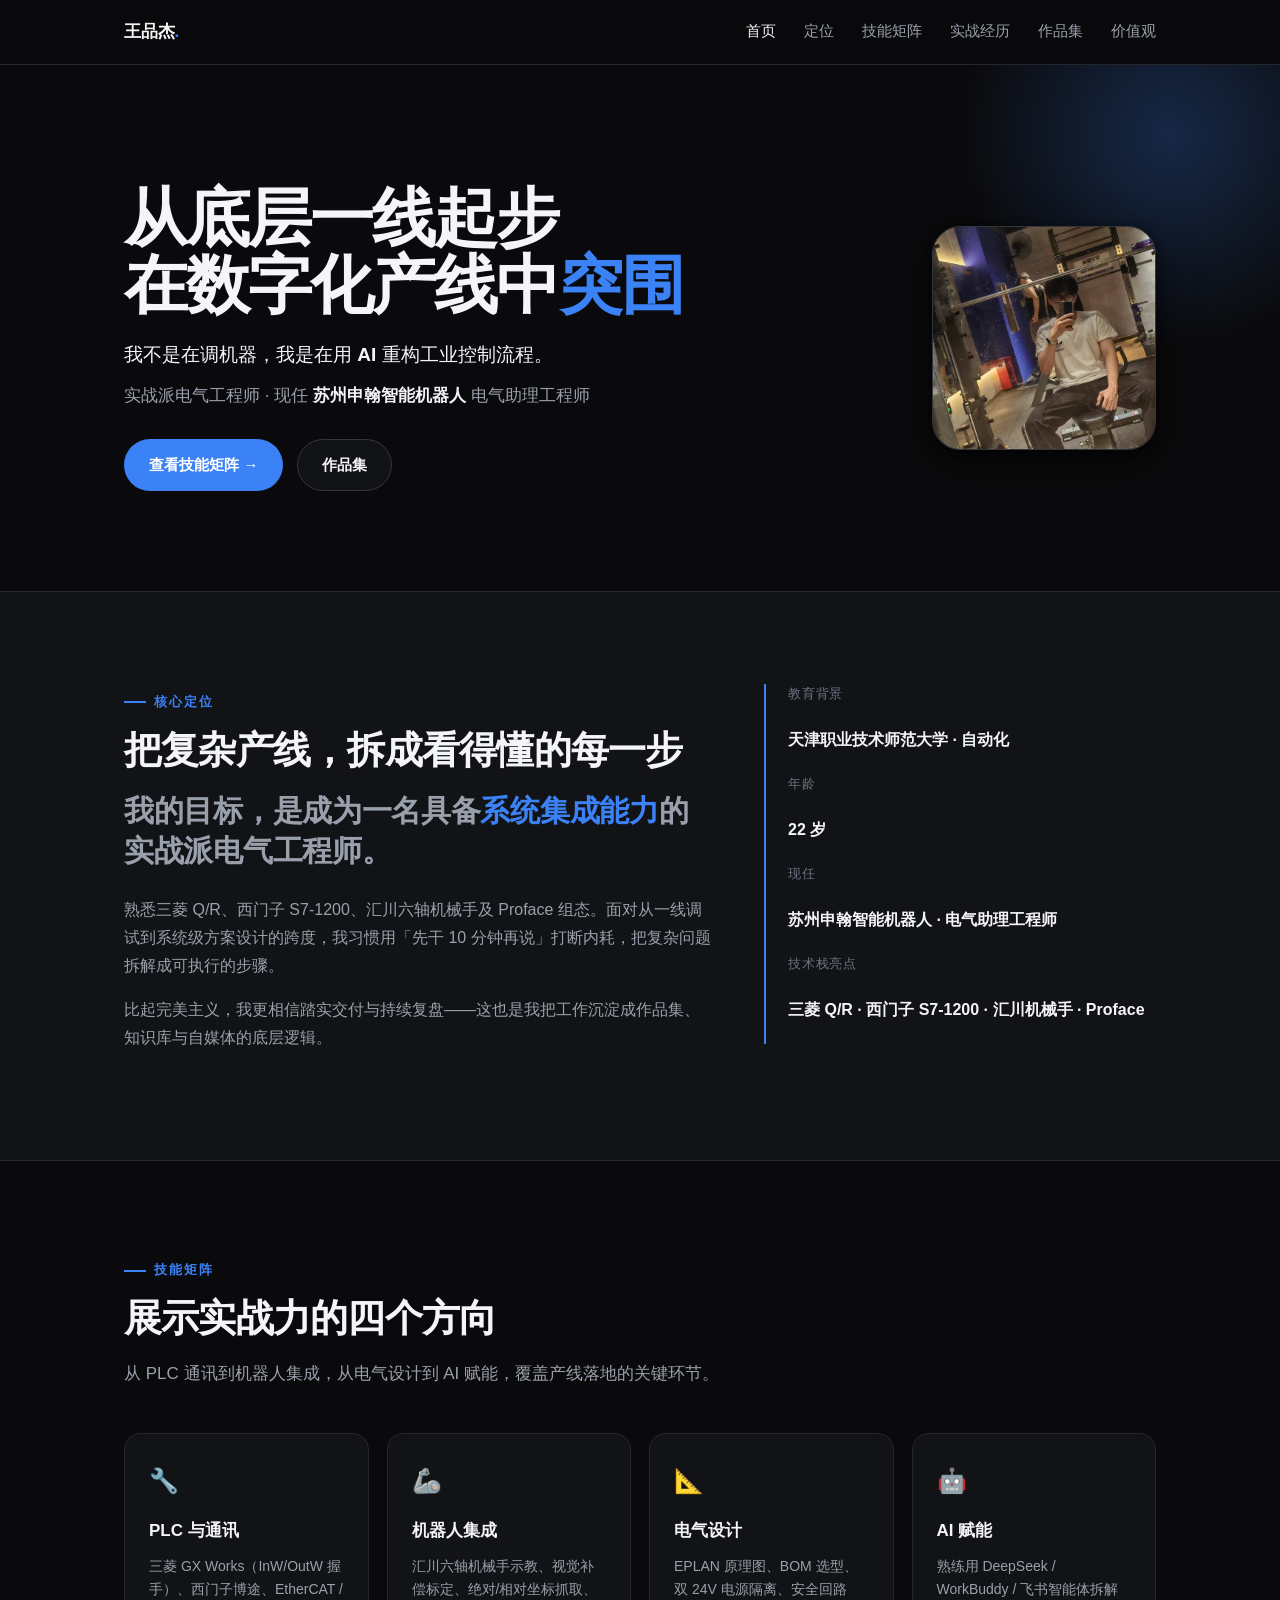
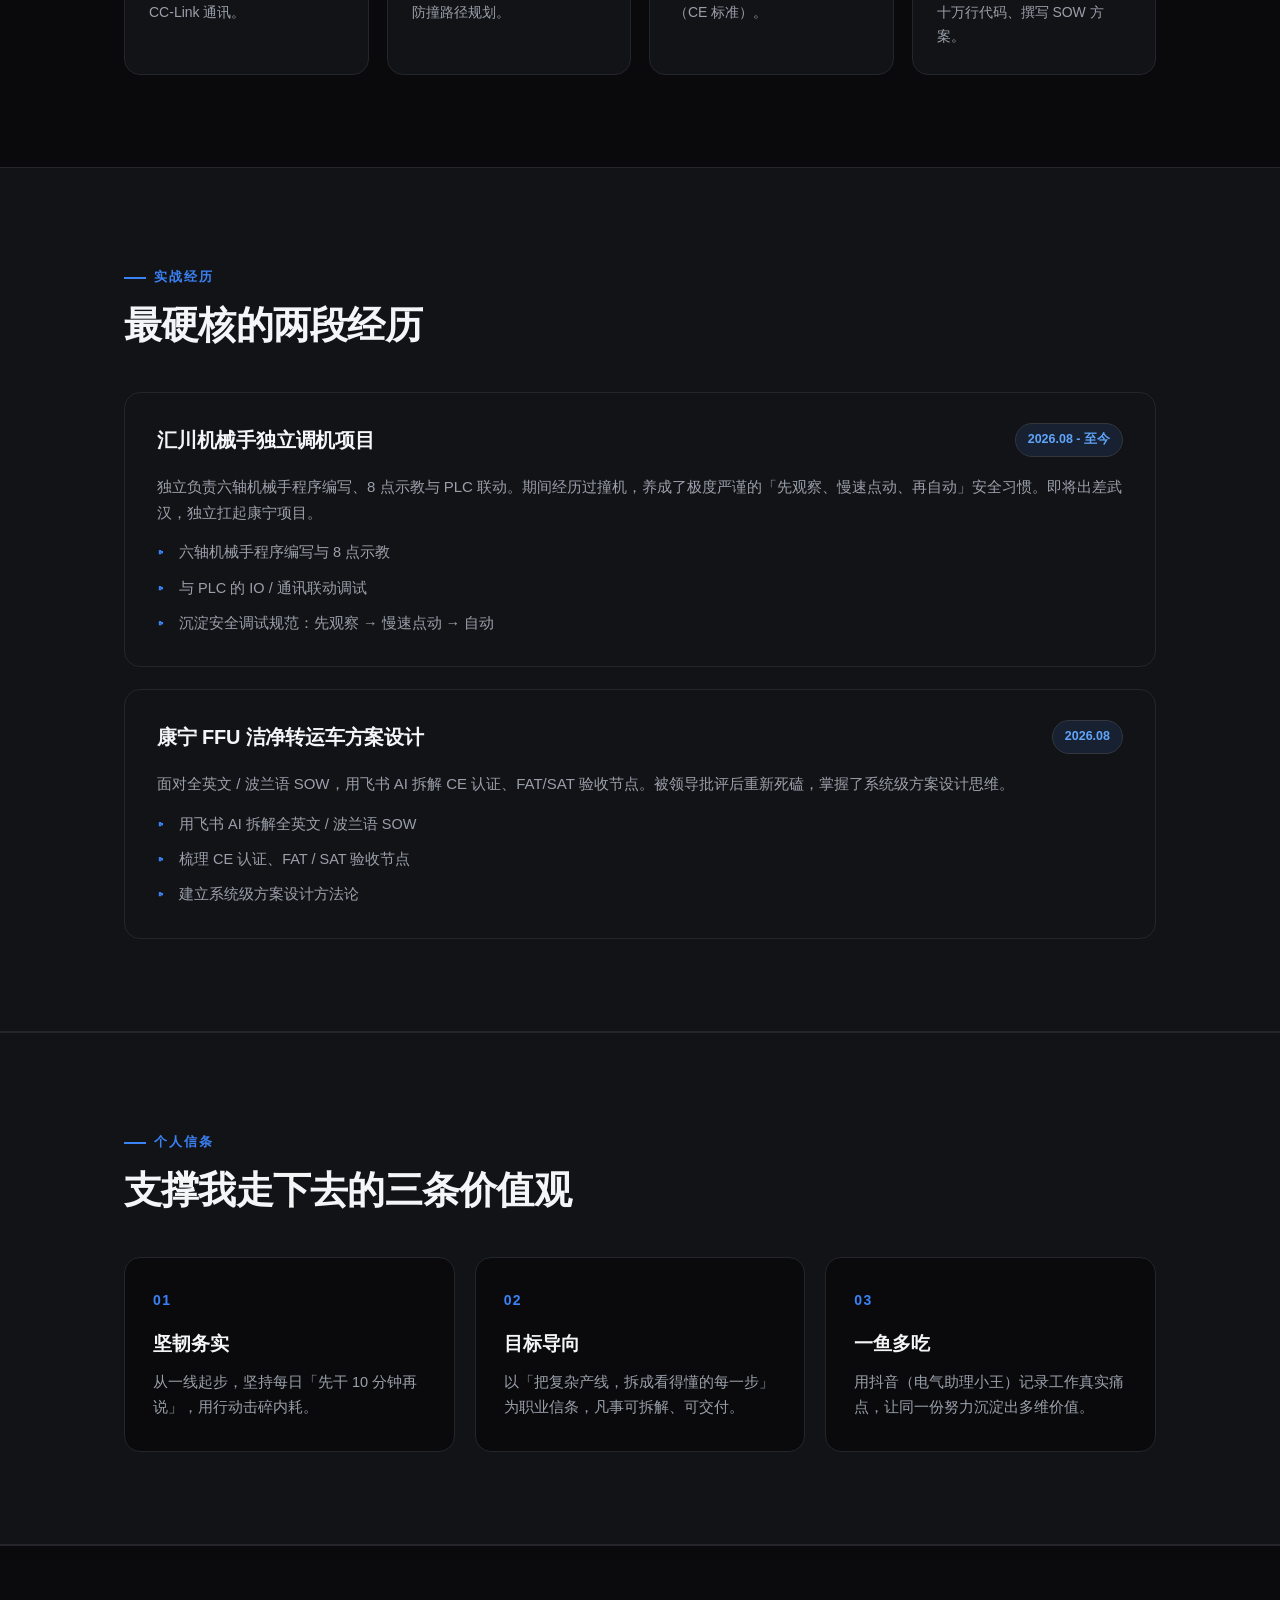
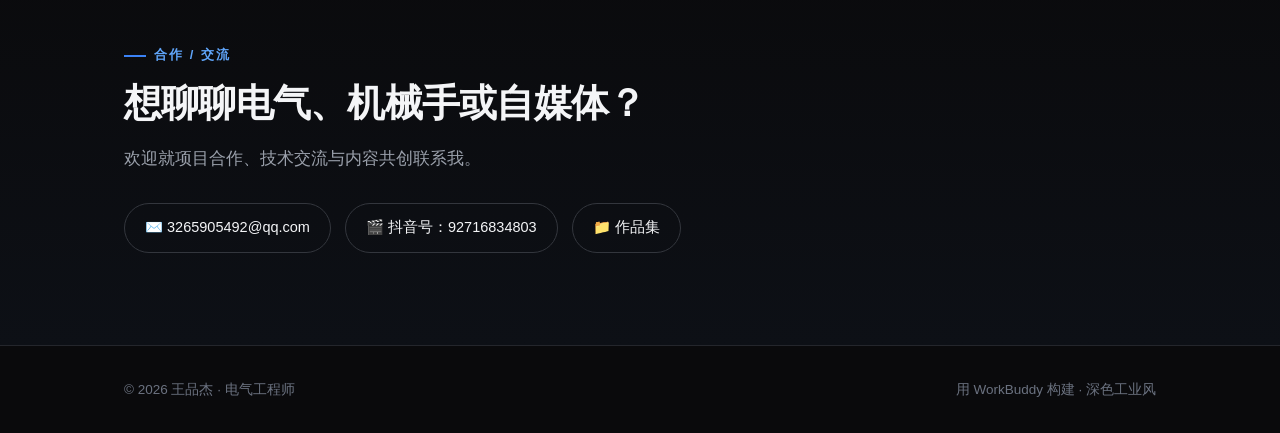
<file: index.html>
<!DOCTYPE html>
<html lang="zh-CN">
  <head>
    <meta charset="UTF-8" />
    <meta name="viewport" content="width=device-width, initial-scale=1.0" />
    <title>王品杰 · 电气工程师</title>
    <meta name="description" content="王品杰的个人网站：从底层一线起步，在数字化产线中突围的实战派电气工程师。PLC、汇川机械手、电气设计与 AI 赋能。" />
    <link rel="stylesheet" href="assets/css/style.css" />
  </head>
  <body>
    <!-- 导航 -->
    <header class="nav">
      <div class="wrap nav-inner">
        <a href="index.html" class="brand">王品杰<span>.</span></a>
        <nav class="nav-links">
          <a href="index.html" class="active">首页</a>
          <a href="#about">定位</a>
          <a href="#skills">技能矩阵</a>
          <a href="#exp">实战经历</a>
          <a href="portfolio.html">作品集</a>
          <a href="#values">价值观</a>
        </nav>
        <button class="nav-toggle" aria-label="菜单"><span></span><span></span><span></span></button>
      </div>
    </header>

    <!-- Hero -->
    <section class="hero">
      <div class="wrap hero-grid">
        <div class="hero-text reveal">
          <h1>从底层一线起步<br />在数字化产线中<span class="accent">突围</span></h1>
          <p class="tagline">我不是在调机器，我是在用 AI 重构工业控制流程。</p>
          <p class="role">
            实战派电气工程师 · 现任 <b>苏州申翰智能机器人</b> 电气助理工程师
          </p>
          <div class="hero-cta">
            <a href="#skills" class="btn btn-primary">查看技能矩阵 →</a>
            <a href="portfolio.html" class="btn btn-ghost">作品集</a>
          </div>
        </div>
        <img class="avatar reveal" src="assets/avatar.jpg" alt="王品杰" />
      </div>
    </section>

    <!-- 核心定位 / 教育背景 -->
    <section id="about" class="about">
      <div class="wrap about-grid">
        <div class="reveal">
          <div class="eyebrow">核心定位</div>
          <h2 class="section-title">把复杂产线，拆成看得懂的每一步</h2>
          <p class="big">
            我的目标，是成为一名具备<span class="accent">系统集成能力</span>的实战派电气工程师。
          </p>
          <p>
            熟悉三菱 Q/R、西门子 S7-1200、汇川六轴机械手及 Proface 组态。面对从一线调试到系统级方案设计的跨度，我习惯用「先干 10 分钟再说」打断内耗，把复杂问题拆解成可执行的步骤。
          </p>
          <p>
            比起完美主义，我更相信踏实交付与持续复盘——这也是我把工作沉淀成作品集、知识库与自媒体的底层逻辑。
          </p>
        </div>
        <div class="facts reveal">
          <div>
            <div class="k">教育背景</div>
            <div class="v">天津职业技术师范大学 · 自动化</div>
          </div>
          <div>
            <div class="k">年龄</div>
            <div class="v">22 岁</div>
          </div>
          <div>
            <div class="k">现任</div>
            <div class="v">苏州申翰智能机器人 · 电气助理工程师</div>
          </div>
          <div>
            <div class="k">技术栈亮点</div>
            <div class="v">三菱 Q/R · 西门子 S7-1200 · 汇川机械手 · Proface</div>
          </div>
        </div>
      </div>
    </section>

    <!-- 技能矩阵 -->
    <section id="skills">
      <div class="wrap">
        <div class="block-head reveal">
          <div class="eyebrow">技能矩阵</div>
          <h2 class="section-title">展示实战力的四个方向</h2>
          <p class="lead">从 PLC 通讯到机器人集成，从电气设计到 AI 赋能，覆盖产线落地的关键环节。</p>
        </div>
        <div class="skill-grid">
          <div class="skill-card reveal">
            <span class="ico">🔧</span>
            <h4>PLC 与通讯</h4>
            <p>三菱 GX Works（InW/OutW 握手）、西门子博途、EtherCAT / CC-Link 通讯。</p>
          </div>
          <div class="skill-card reveal">
            <span class="ico">🦾</span>
            <h4>机器人集成</h4>
            <p>汇川六轴机械手示教、视觉补偿标定、绝对/相对坐标抓取、防撞路径规划。</p>
          </div>
          <div class="skill-card reveal">
            <span class="ico">📐</span>
            <h4>电气设计</h4>
            <p>EPLAN 原理图、BOM 选型、双 24V 电源隔离、安全回路（CE 标准）。</p>
          </div>
          <div class="skill-card reveal">
            <span class="ico">🤖</span>
            <h4>AI 赋能</h4>
            <p>熟练用 DeepSeek / WorkBuddy / 飞书智能体拆解十万行代码、撰写 SOW 方案。</p>
          </div>
        </div>
      </div>
    </section>

    <!-- 实战经历 -->
    <section id="exp" class="about">
      <div class="wrap">
        <div class="block-head reveal">
          <div class="eyebrow">实战经历</div>
          <h2 class="section-title">最硬核的两段经历</h2>
        </div>
        <div class="exp-grid">
          <article class="exp-card reveal">
            <div class="exp-top">
              <h3>汇川机械手独立调机项目</h3>
              <span class="exp-date">2026.08 - 至今</span>
            </div>
            <p>
              独立负责六轴机械手程序编写、8 点示教与 PLC 联动。期间经历过撞机，养成了极度严谨的「先观察、慢速点动、再自动」安全习惯。即将出差武汉，独立扛起康宁项目。
            </p>
            <ul class="exp-list">
              <li>六轴机械手程序编写与 8 点示教</li>
              <li>与 PLC 的 IO / 通讯联动调试</li>
              <li>沉淀安全调试规范：先观察 → 慢速点动 → 自动</li>
            </ul>
          </article>

          <article class="exp-card reveal">
            <div class="exp-top">
              <h3>康宁 FFU 洁净转运车方案设计</h3>
              <span class="exp-date">2026.08</span>
            </div>
            <p>
              面对全英文 / 波兰语 SOW，用飞书 AI 拆解 CE 认证、FAT/SAT 验收节点。被领导批评后重新死磕，掌握了系统级方案设计思维。
            </p>
            <ul class="exp-list">
              <li>用飞书 AI 拆解全英文 / 波兰语 SOW</li>
              <li>梳理 CE 认证、FAT / SAT 验收节点</li>
              <li>建立系统级方案设计方法论</li>
            </ul>
          </article>
        </div>
      </div>
    </section>

    <!-- 个人价值观 -->
    <section id="values" class="values">
      <div class="wrap">
        <div class="block-head reveal">
          <div class="eyebrow">个人信条</div>
          <h2 class="section-title">支撑我走下去的三条价值观</h2>
        </div>
        <div class="value-grid">
          <div class="value-card reveal">
            <div class="num">01</div>
            <h4>坚韧务实</h4>
            <p>从一线起步，坚持每日「先干 10 分钟再说」，用行动击碎内耗。</p>
          </div>
          <div class="value-card reveal">
            <div class="num">02</div>
            <h4>目标导向</h4>
            <p>以「把复杂产线，拆成看得懂的每一步」为职业信条，凡事可拆解、可交付。</p>
          </div>
          <div class="value-card reveal">
            <div class="num">03</div>
            <h4>一鱼多吃</h4>
            <p>用抖音（电气助理小王）记录工作真实痛点，让同一份努力沉淀出多维价值。</p>
          </div>
        </div>
      </div>
    </section>

    <!-- 联系 -->
    <section id="contact" class="contact">
      <div class="wrap reveal">
        <div class="eyebrow">合作 / 交流</div>
        <h2 class="section-title">想聊聊电气、机械手或自媒体？</h2>
        <p class="lead">欢迎就项目合作、技术交流与内容共创联系我。</p>
        <div class="contact-links">
          <a href="mailto:3265905492@qq.com">✉️ 3265905492@qq.com</a>
          <a href="https://www.douyin.com" target="_blank" rel="noopener">🎬 抖音号：92716834803</a>
          <a href="portfolio.html">📁 作品集</a>
        </div>
      </div>
    </section>

    <!-- 页脚 -->
    <footer>
      <div class="wrap footer-inner">
        <span>© 2026 王品杰 · 电气工程师</span>
        <span>用 WorkBuddy 构建 · 深色工业风</span>
      </div>
    </footer>

    <script src="assets/js/main.js"></script>
  </body>
</html>
</file>
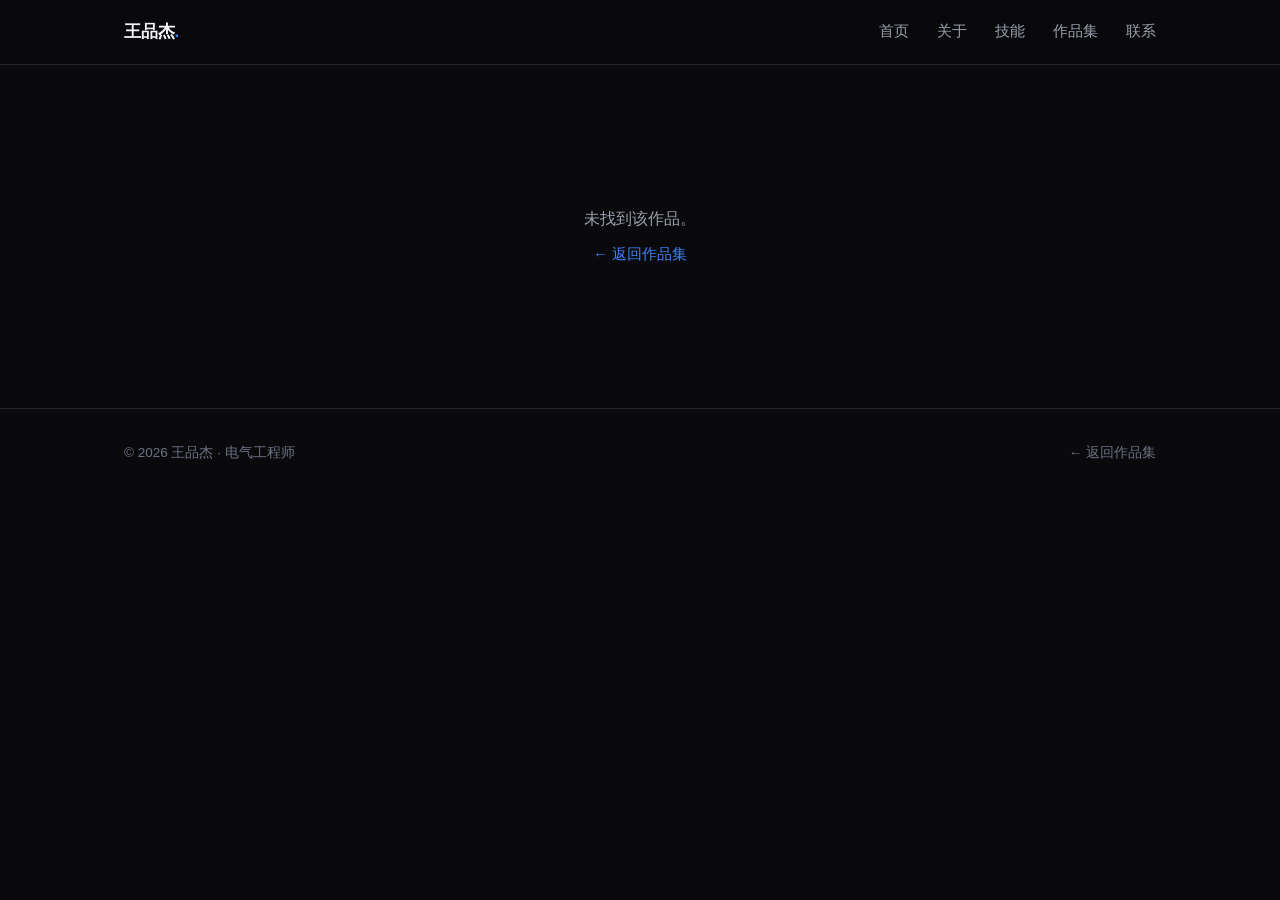
<file: detail.html>
<!DOCTYPE html>
<html lang="zh-CN">
  <head>
    <meta charset="UTF-8" />
    <meta name="viewport" content="width=device-width, initial-scale=1.0" />
    <title>作品详情 · 王品杰</title>
    <link rel="stylesheet" href="assets/css/style.css" />
    <style>
      .detail-hero {
        padding: 110px 0 56px;
      }
      .detail-hero .work-tag {
        margin-bottom: 12px;
      }
      .detail-hero h1 {
        font-size: clamp(30px, 5vw, 46px);
        font-weight: 700;
        letter-spacing: -0.02em;
        line-height: 1.1;
        margin-bottom: 18px;
      }
      .detail-meta {
        display: flex;
        gap: 36px;
        flex-wrap: wrap;
        margin-top: 22px;
        border-top: 1px solid var(--line);
        padding-top: 22px;
      }
      .detail-meta div .k {
        font-size: 12.5px;
        color: var(--faint);
        letter-spacing: 0.04em;
      }
      .detail-meta div .v {
        font-size: 15.5px;
        font-weight: 550;
      }
      .detail-body {
        display: grid;
        grid-template-columns: 1.5fr 1fr;
        gap: 48px;
        align-items: start;
      }
      .detail-body h3 {
        font-size: 20px;
        margin: 30px 0 14px;
        letter-spacing: -0.01em;
      }
      .detail-body p {
        color: var(--muted);
        margin-bottom: 16px;
        font-size: 16px;
      }
      .duties {
        list-style: none;
      }
      .duties li {
        padding: 12px 0 12px 26px;
        position: relative;
        border-bottom: 1px solid var(--line);
        color: var(--ink);
        font-size: 15px;
      }
      .duties li::before {
        content: "→";
        position: absolute;
        left: 0;
        color: var(--accent);
        font-weight: 700;
      }
      .tech-row {
        display: flex;
        flex-wrap: wrap;
        gap: 8px;
        margin-top: 8px;
      }
      .tech-row span {
        border: 1px solid var(--line);
        background: var(--bg);
        padding: 6px 13px;
        border-radius: 999px;
        font-size: 13.5px;
        color: var(--muted);
      }
      .gallery {
        display: grid;
        grid-template-columns: repeat(3, 1fr);
        gap: 12px;
        margin-top: 16px;
      }
      .gallery div {
        height: 96px;
        border-radius: 10px;
        background: linear-gradient(135deg, #1a2233, #0f1622);
        display: flex;
        align-items: center;
        justify-content: center;
        font-weight: 700;
        color: #44567a;
        font-size: 15px;
      }
      .back {
        margin-top: 8px;
        display: inline-block;
        color: var(--accent);
        font-weight: 550;
        font-size: 15px;
      }
      .notfound {
        padding: 140px 0;
        text-align: center;
        color: var(--muted);
      }
      @media (max-width: 760px) {
        .detail-body {
          grid-template-columns: 1fr;
          gap: 32px;
        }
      }
    </style>
  </head>
  <body>
    <header class="nav">
      <div class="wrap nav-inner">
        <a href="index.html" class="brand">王品杰<span>.</span></a>
        <nav class="nav-links">
          <a href="index.html">首页</a>
          <a href="index.html#about">关于</a>
          <a href="index.html#skills">技能</a>
          <a href="portfolio.html">作品集</a>
          <a href="index.html#contact">联系</a>
        </nav>
        <button class="nav-toggle" aria-label="菜单"><span></span><span></span><span></span></button>
      </div>
    </header>

    <main id="app">
      <div class="notfound">未找到该作品。</div>
    </main>

    <footer>
      <div class="wrap footer-inner">
        <span>© 2026 王品杰 · 电气工程师</span>
        <span><a href="portfolio.html">← 返回作品集</a></span>
      </div>
    </footer>

    <script src="assets/js/works-data.js"></script>
    <script src="assets/js/main.js"></script>
    <script>
      (function () {
        var slug = new URLSearchParams(location.search).get("p");
        var w = window.WORKS && window.WORKS[slug];
        var app = document.getElementById("app");
        if (!w) {
          app.innerHTML =
            '<div class="notfound">未找到该作品。<br><a class="back" href="portfolio.html">← 返回作品集</a></div>';
          document.title = "未找到 · 王品杰";
          return;
        }
        document.title = w.title + " · 王品杰";
        var duties = w.duties
          .map(function (d) {
            return "<li>" + d + "</li>";
          })
          .join("");
        var tech = w.tech
          .map(function (t) {
            return "<span>" + t + "</span>";
          })
          .join("");
        var gallery = (w.gallery || [])
          .map(function (g) {
            return "<div>" + g + "</div>";
          })
          .join("");
        var overview = w.overview
          .map(function (p) {
            return "<p>" + p + "</p>";
          })
          .join("");

        app.innerHTML =
          '<section class="detail-hero"><div class="wrap reveal">' +
          '<a class="back" href="portfolio.html">← 作品集</a>' +
          '<div class="work-tag">' + w.tag + "</div>" +
          "<h1>" + w.title + "</h1>" +
          '<p class="lead">' + w.summary + "</p>" +
          '<div class="detail-meta">' +
          '<div><div class="k">年份</div><div class="v">' + w.year + "</div></div>" +
          '<div><div class="k">客户 / 平台</div><div class="v">' + w.client + "</div></div>" +
          '<div><div class="k">我的角色</div><div class="v">' + w.role + "</div></div>" +
          "</div></div></section>" +
          '<section style="padding-top:8px"><div class="wrap detail-body">' +
          '<div class="reveal"><div class="eyebrow">项目概述</div>' + overview +
          "<h3>主要职责</h3><ul class=\"duties\">" + duties + "</ul>" +
          "<h3>相关产出</h3><div class=\"gallery\">" + gallery + "</div></div>" +
          '<aside class="reveal"><div class="eyebrow">技术栈</div>' +
          '<div class="tech-row">' + tech + "</div>" +
          '<p style="margin-top:22px;font-size:14px;color:var(--faint)">想了解更多或探讨合作，' +
          '<a class="back" href="index.html#contact">联系我 →</a></p></aside>' +
          "</div></section>";
      })();
    </script>
  </body>
</html>
</file>
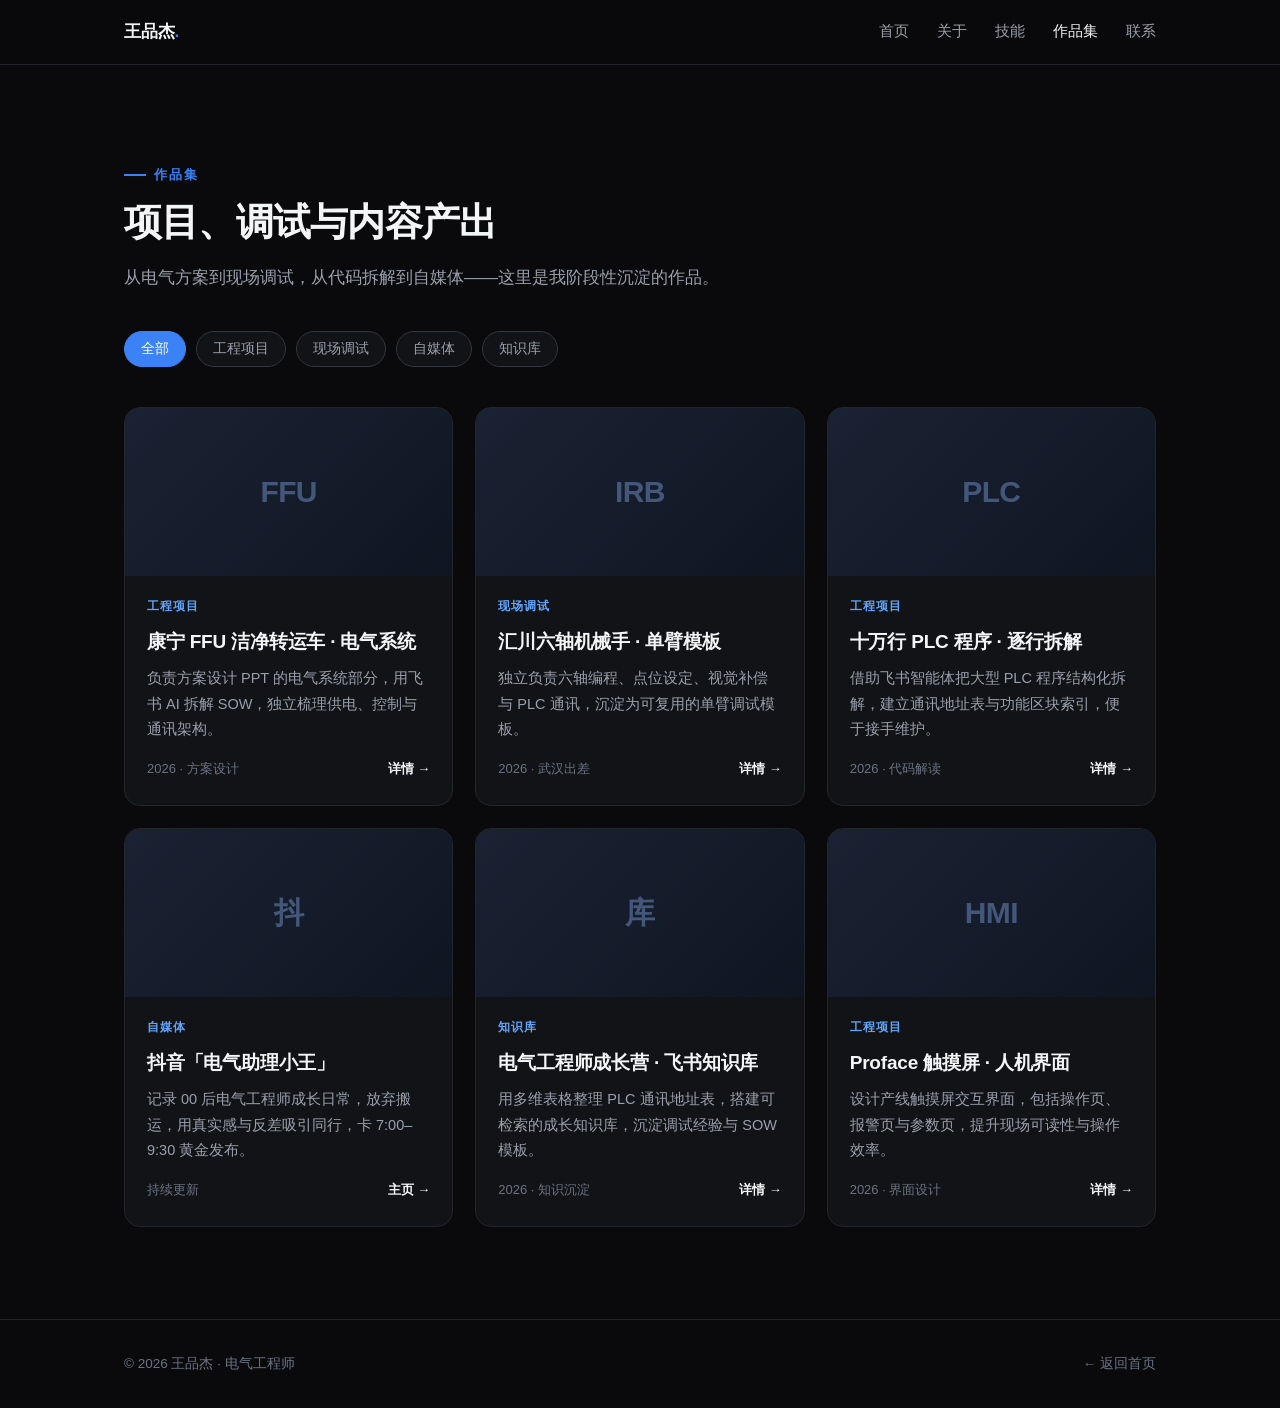
<file: portfolio.html>
<!DOCTYPE html>
<html lang="zh-CN">
  <head>
    <meta charset="UTF-8" />
    <meta name="viewport" content="width=device-width, initial-scale=1.0" />
    <title>作品集 · 王品杰</title>
    <meta name="description" content="王品杰的项目与作品集：电气方案设计、机械手调试、PLC 程序拆解、自媒体与知识库。" />
    <link rel="stylesheet" href="assets/css/style.css" />
  </head>
  <body>
    <!-- 导航 -->
    <header class="nav">
      <div class="wrap nav-inner">
        <a href="index.html" class="brand">王品杰<span>.</span></a>
        <nav class="nav-links">
          <a href="index.html">首页</a>
          <a href="index.html#about">关于</a>
          <a href="index.html#skills">技能</a>
          <a href="portfolio.html" class="active">作品集</a>
          <a href="index.html#contact">联系</a>
        </nav>
        <button class="nav-toggle" aria-label="菜单"><span></span><span></span><span></span></button>
      </div>
    </header>

    <!-- 标题区 -->
    <section style="padding-bottom: 0">
      <div class="wrap reveal">
        <div class="eyebrow">作品集</div>
        <h2 class="section-title">项目、调试与内容产出</h2>
        <p class="lead">从电气方案到现场调试，从代码拆解到自媒体——这里是我阶段性沉淀的作品。</p>
      </div>
    </section>

    <!-- 筛选 + 网格 -->
    <section style="padding-top: 8px">
      <div class="wrap">
        <div class="filters">
          <button class="chip active" data-cat="all">全部</button>
          <button class="chip" data-cat="project">工程项目</button>
          <button class="chip" data-cat="debug">现场调试</button>
          <button class="chip" data-cat="media">自媒体</button>
          <button class="chip" data-cat="kb">知识库</button>
        </div>

        <div class="work-grid">
          <!-- 1 -->
          <article class="work-card reveal" data-cat="project">
            <div class="work-thumb">FFU</div>
            <div class="work-body">
              <div class="work-tag">工程项目</div>
              <h3>康宁 FFU 洁净转运车 · 电气系统</h3>
              <p>负责方案设计 PPT 的电气系统部分，用飞书 AI 拆解 SOW，独立梳理供电、控制与通讯架构。</p>
              <div class="work-meta">
                <span>2026 · 方案设计</span>
                <a href="detail.html?p=ffu">详情 →</a>
              </div>
            </div>
          </article>

          <!-- 2 -->
          <article class="work-card reveal" data-cat="debug">
            <div class="work-thumb">IRB</div>
            <div class="work-body">
              <div class="work-tag">现场调试</div>
              <h3>汇川六轴机械手 · 单臂模板</h3>
              <p>独立负责六轴编程、点位设定、视觉补偿与 PLC 通讯，沉淀为可复用的单臂调试模板。</p>
              <div class="work-meta">
                <span>2026 · 武汉出差</span>
                <a href="detail.html?p=irb">详情 →</a>
              </div>
            </div>
          </article>

          <!-- 3 -->
          <article class="work-card reveal" data-cat="project">
            <div class="work-thumb">PLC</div>
            <div class="work-body">
              <div class="work-tag">工程项目</div>
              <h3>十万行 PLC 程序 · 逐行拆解</h3>
              <p>借助飞书智能体把大型 PLC 程序结构化拆解，建立通讯地址表与功能区块索引，便于接手维护。</p>
              <div class="work-meta">
                <span>2026 · 代码解读</span>
                <a href="detail.html?p=plc">详情 →</a>
              </div>
            </div>
          </article>

          <!-- 4 -->
          <article class="work-card reveal" data-cat="media">
            <div class="work-thumb">抖</div>
            <div class="work-body">
              <div class="work-tag">自媒体</div>
              <h3>抖音「电气助理小王」</h3>
              <p>记录 00 后电气工程师成长日常，放弃搬运，用真实感与反差吸引同行，卡 7:00–9:30 黄金发布。</p>
              <div class="work-meta">
                <span>持续更新</span>
                <a href="https://www.douyin.com" target="_blank" rel="noopener">主页 →</a>
              </div>
            </div>
          </article>

          <!-- 5 -->
          <article class="work-card reveal" data-cat="kb">
            <div class="work-thumb">库</div>
            <div class="work-body">
              <div class="work-tag">知识库</div>
              <h3>电气工程师成长营 · 飞书知识库</h3>
              <p>用多维表格整理 PLC 通讯地址表，搭建可检索的成长知识库，沉淀调试经验与 SOW 模板。</p>
              <div class="work-meta">
                <span>2026 · 知识沉淀</span>
                <a href="detail.html?p=kb">详情 →</a>
              </div>
            </div>
          </article>

          <!-- 6 -->
          <article class="work-card reveal" data-cat="project">
            <div class="work-thumb">HMI</div>
            <div class="work-body">
              <div class="work-tag">工程项目</div>
              <h3>Proface 触摸屏 · 人机界面</h3>
              <p>设计产线触摸屏交互界面，包括操作页、报警页与参数页，提升现场可读性与操作效率。</p>
              <div class="work-meta">
                <span>2026 · 界面设计</span>
                <a href="detail.html?p=hmi">详情 →</a>
              </div>
            </div>
          </article>
        </div>
      </div>
    </section>

    <!-- 页脚 -->
    <footer>
      <div class="wrap footer-inner">
        <span>© 2026 王品杰 · 电气工程师</span>
        <span><a href="index.html">← 返回首页</a></span>
      </div>
    </footer>

    <script src="assets/js/main.js"></script>
  </body>
</html>
</file>
<file: assets/css/style.css>
/* =========================================================
   个人网站 · 深色工业风
   设计变量 / 排版 / 导航 / 区块 / 卡片 / 页脚 / 响应式
   ========================================================= */

:root {
  /* 深色工业：近黑底 + 科技蓝强调 + 冷灰文字 */
  --bg: #0a0a0c;
  --surface: #121316;
  --surface-2: #181a1f;
  --ink: #f4f5f7;
  --muted: #9aa0ab;
  --faint: #6b7280;
  --line: #24262c;
  --line-strong: #33363d;
  --accent: #3b82f6;
  --accent-2: #60a5fa;
  --accent-soft: rgba(59, 130, 246, 0.12);
  --glow: rgba(59, 130, 246, 0.25);

  /* 字体：系统中英文字体，保证离线可读 */
  --font: -apple-system, BlinkMacSystemFont, "Segoe UI", "PingFang SC",
    "Hiragino Sans GB", "Microsoft YaHei", "Noto Sans SC", sans-serif;

  --maxw: 1080px;
  --radius: 16px;
  --shadow: 0 2px 8px rgba(0, 0, 0, 0.4), 0 12px 40px rgba(0, 0, 0, 0.5);
}

* {
  box-sizing: border-box;
  margin: 0;
  padding: 0;
}

html {
  scroll-behavior: smooth;
}

body {
  font-family: var(--font);
  background: var(--bg);
  color: var(--ink);
  line-height: 1.75;
  -webkit-font-smoothing: antialiased;
  text-rendering: optimizeLegibility;
}

a {
  color: inherit;
  text-decoration: none;
}

img {
  max-width: 100%;
  display: block;
}

.wrap {
  width: 100%;
  max-width: var(--maxw);
  margin: 0 auto;
  padding: 0 24px;
}

/* ---------- 导航 ---------- */
.nav {
  position: sticky;
  top: 0;
  z-index: 50;
  background: rgba(10, 10, 12, 0.72);
  backdrop-filter: saturate(180%) blur(14px);
  border-bottom: 1px solid var(--line);
}

.nav-inner {
  display: flex;
  align-items: center;
  justify-content: space-between;
  height: 64px;
}

.brand {
  font-weight: 700;
  letter-spacing: -0.01em;
  font-size: 17px;
}

.brand span {
  color: var(--accent);
}

.nav-links {
  display: flex;
  gap: 28px;
  align-items: center;
}

.nav-links a {
  font-size: 14.5px;
  color: var(--muted);
  transition: color 0.2s ease;
}

.nav-links a:hover,
.nav-links a.active {
  color: var(--ink);
}

.nav-toggle {
  display: none;
  background: none;
  border: none;
  cursor: pointer;
  width: 40px;
  height: 40px;
}

.nav-toggle span {
  display: block;
  height: 2px;
  background: var(--ink);
  margin: 5px 6px;
  transition: 0.25s;
}

/* ---------- 通用区块 ---------- */
section {
  padding: 92px 0;
}

.eyebrow {
  font-size: 13px;
  letter-spacing: 0.16em;
  text-transform: uppercase;
  color: var(--accent);
  font-weight: 600;
  margin-bottom: 14px;
  display: inline-flex;
  align-items: center;
  gap: 8px;
}

.eyebrow::before {
  content: "";
  width: 22px;
  height: 2px;
  background: var(--accent);
  display: inline-block;
}

.section-title {
  font-size: clamp(26px, 4vw, 38px);
  font-weight: 750;
  letter-spacing: -0.02em;
  line-height: 1.18;
  margin-bottom: 18px;
}

.lead {
  color: var(--muted);
  font-size: 17px;
  max-width: 640px;
}

/* ---------- Hero ---------- */
.hero {
  padding: 120px 0 100px;
  position: relative;
  overflow: hidden;
}

.hero::before {
  content: "";
  position: absolute;
  top: -160px;
  right: -120px;
  width: 460px;
  height: 460px;
  background: radial-gradient(circle, var(--glow), transparent 65%);
  pointer-events: none;
}

.hero-grid {
  display: flex;
  align-items: center;
  gap: 60px;
  flex-wrap: wrap;
  position: relative;
}

.hero-text {
  flex: 1 1 480px;
}

.hero h1 {
  font-size: clamp(40px, 6.5vw, 64px);
  font-weight: 800;
  letter-spacing: -0.03em;
  line-height: 1.04;
  margin-bottom: 20px;
}

.hero h1 .accent {
  color: var(--accent);
}

.hero .tagline {
  font-size: 19px;
  color: var(--ink);
  font-weight: 550;
  margin-bottom: 10px;
}

.hero .role {
  font-size: 17px;
  color: var(--muted);
  margin-bottom: 28px;
}

.hero .role b {
  color: var(--ink);
  font-weight: 600;
}

.hero-cta {
  display: flex;
  gap: 14px;
  flex-wrap: wrap;
}

/* 头像 */
.avatar {
  flex: 0 0 auto;
  width: 224px;
  height: 224px;
  border-radius: 28px;
  object-fit: cover;
  border: 1px solid var(--line-strong);
  box-shadow: var(--shadow);
}

/* ---------- 按钮 ---------- */
.btn {
  display: inline-flex;
  align-items: center;
  gap: 8px;
  padding: 12px 24px;
  border-radius: 999px;
  font-size: 15px;
  font-weight: 600;
  cursor: pointer;
  transition: 0.2s ease;
  border: 1px solid transparent;
}

.btn-primary {
  background: var(--accent);
  color: #fff;
}

.btn-primary:hover {
  background: var(--accent-2);
  transform: translateY(-1px);
  box-shadow: 0 8px 24px var(--glow);
}

.btn-ghost {
  border-color: var(--line-strong);
  color: var(--ink);
  background: var(--surface);
}

.btn-ghost:hover {
  border-color: var(--accent);
  color: var(--accent-2);
}

/* ---------- 通用卡片容器标题 ---------- */
.block-head {
  margin-bottom: 44px;
}

/* ---------- 核心定位 / 教育背景 ---------- */
.about {
  background: var(--surface);
  border-top: 1px solid var(--line);
  border-bottom: 1px solid var(--line);
}

.about-grid {
  display: grid;
  grid-template-columns: 1.5fr 1fr;
  gap: 52px;
  align-items: start;
}

.about-grid .big {
  font-size: clamp(22px, 3vw, 30px);
  font-weight: 700;
  line-height: 1.35;
  letter-spacing: -0.01em;
  margin-bottom: 24px;
}

.about-grid .big .accent {
  color: var(--accent);
}

.about-grid p {
  color: var(--muted);
  margin-bottom: 16px;
  font-size: 16px;
}

.facts {
  border-left: 2px solid var(--accent);
  padding-left: 22px;
}

.facts div {
  margin-bottom: 20px;
}

.facts .k {
  font-size: 12.5px;
  color: var(--faint);
  letter-spacing: 0.06em;
  text-transform: uppercase;
}

.facts .v {
  font-size: 16px;
  font-weight: 600;
  color: var(--ink);
  margin-top: 2px;
}

/* ---------- 技能矩阵 ---------- */
.skill-grid {
  display: grid;
  grid-template-columns: repeat(auto-fill, minmax(240px, 1fr));
  gap: 18px;
}

.skill-card {
  border: 1px solid var(--line);
  border-radius: var(--radius);
  padding: 26px 24px;
  background: var(--surface);
  transition: 0.25s ease;
  position: relative;
  overflow: hidden;
}

.skill-card::after {
  content: "";
  position: absolute;
  left: 0;
  top: 0;
  bottom: 0;
  width: 3px;
  background: var(--accent);
  opacity: 0;
  transition: 0.25s ease;
}

.skill-card:hover {
  transform: translateY(-4px);
  border-color: var(--line-strong);
  box-shadow: var(--shadow);
  background: var(--surface-2);
}

.skill-card:hover::after {
  opacity: 1;
}

.skill-card .ico {
  font-size: 24px;
  margin-bottom: 14px;
  display: block;
}

.skill-card h4 {
  font-size: 17px;
  margin-bottom: 10px;
  font-weight: 700;
}

.skill-card p {
  font-size: 14px;
  color: var(--muted);
  line-height: 1.65;
}

/* ---------- 实战经历 ---------- */
.exp-grid {
  display: grid;
  gap: 22px;
}

.exp-card {
  border: 1px solid var(--line);
  border-radius: var(--radius);
  background: var(--surface);
  padding: 30px 32px;
  transition: 0.25s ease;
}

.exp-card:hover {
  border-color: var(--line-strong);
  box-shadow: var(--shadow);
}

.exp-top {
  display: flex;
  justify-content: space-between;
  align-items: flex-start;
  gap: 16px;
  flex-wrap: wrap;
  margin-bottom: 16px;
}

.exp-top h3 {
  font-size: 20px;
  font-weight: 700;
  letter-spacing: -0.01em;
}

.exp-date {
  flex: 0 0 auto;
  font-size: 12.5px;
  color: var(--accent-2);
  border: 1px solid var(--line-strong);
  background: var(--accent-soft);
  padding: 5px 12px;
  border-radius: 999px;
  font-weight: 600;
  white-space: nowrap;
}

.exp-card p {
  color: var(--muted);
  font-size: 15px;
  margin-bottom: 14px;
}

.exp-list {
  list-style: none;
  display: grid;
  gap: 10px;
}

.exp-list li {
  position: relative;
  padding-left: 22px;
  color: var(--muted);
  font-size: 14.5px;
}

.exp-list li::before {
  content: "▹";
  position: absolute;
  left: 0;
  color: var(--accent);
  font-weight: 700;
}

/* ---------- 个人价值观 ---------- */
.values {
  background: var(--surface);
  border-top: 1px solid var(--line);
  border-bottom: 1px solid var(--line);
}

.value-grid {
  display: grid;
  grid-template-columns: repeat(auto-fill, minmax(280px, 1fr));
  gap: 20px;
}

.value-card {
  border: 1px solid var(--line);
  border-radius: var(--radius);
  padding: 30px 28px;
  background: var(--bg);
  transition: 0.25s ease;
}

.value-card:hover {
  transform: translateY(-4px);
  border-color: var(--accent);
}

.value-card .num {
  font-size: 14px;
  font-weight: 700;
  color: var(--accent);
  letter-spacing: 0.1em;
  margin-bottom: 14px;
}

.value-card h4 {
  font-size: 19px;
  margin-bottom: 10px;
  font-weight: 700;
}

.value-card p {
  color: var(--muted);
  font-size: 14.5px;
}

/* ---------- 作品集 ---------- */
.filters {
  display: flex;
  gap: 10px;
  flex-wrap: wrap;
  margin: 30px 0 40px;
}

.chip {
  border: 1px solid var(--line-strong);
  background: var(--surface);
  color: var(--muted);
  padding: 8px 16px;
  border-radius: 999px;
  font-size: 14px;
  cursor: pointer;
  transition: 0.2s ease;
}

.chip:hover {
  border-color: var(--accent);
  color: var(--ink);
}

.chip.active {
  background: var(--accent);
  color: #fff;
  border-color: var(--accent);
}

.work-grid {
  display: grid;
  grid-template-columns: repeat(auto-fill, minmax(300px, 1fr));
  gap: 22px;
}

.work-card {
  border: 1px solid var(--line);
  border-radius: var(--radius);
  background: var(--surface);
  overflow: hidden;
  transition: 0.25s ease;
  display: flex;
  flex-direction: column;
}

.work-card:hover {
  transform: translateY(-4px);
  border-color: var(--line-strong);
  box-shadow: var(--shadow);
}

.work-thumb {
  height: 168px;
  background: linear-gradient(135deg, #1a2233, #0f1622);
  display: flex;
  align-items: center;
  justify-content: center;
  font-size: 30px;
  font-weight: 700;
  color: #44567a;
  letter-spacing: -0.02em;
}

.work-body {
  padding: 20px 22px 24px;
  flex: 1;
  display: flex;
  flex-direction: column;
}

.work-tag {
  font-size: 12px;
  letter-spacing: 0.08em;
  text-transform: uppercase;
  color: var(--accent-2);
  font-weight: 600;
  margin-bottom: 8px;
}

.work-card h3 {
  font-size: 19px;
  letter-spacing: -0.01em;
  margin-bottom: 8px;
  font-weight: 700;
}

.work-card p {
  font-size: 14.5px;
  color: var(--muted);
  flex: 1;
}

.work-meta {
  margin-top: 16px;
  display: flex;
  justify-content: space-between;
  align-items: center;
  font-size: 13px;
  color: var(--faint);
}

.work-meta a {
  color: var(--ink);
  font-weight: 600;
}

.work-meta a:hover {
  color: var(--accent-2);
}

/* ---------- 联系 ---------- */
.contact {
  background: linear-gradient(180deg, var(--bg), #0d1016);
  border-top: 1px solid var(--line);
}

.contact .eyebrow {
  color: var(--accent-2);
}

.contact .lead {
  color: var(--muted);
}

.contact-links {
  display: flex;
  gap: 14px;
  flex-wrap: wrap;
  margin-top: 30px;
}

.contact-links a {
  border: 1px solid var(--line-strong);
  padding: 11px 20px;
  border-radius: 999px;
  font-size: 14.5px;
  transition: 0.2s ease;
}

.contact-links a:hover {
  background: var(--accent-soft);
  border-color: var(--accent);
  color: var(--accent-2);
}

/* ---------- 页脚 ---------- */
footer {
  padding: 32px 0;
  border-top: 1px solid var(--line);
  color: var(--faint);
  font-size: 13.5px;
}

.footer-inner {
  display: flex;
  justify-content: space-between;
  flex-wrap: wrap;
  gap: 12px;
}

/* ---------- 滚动淡入 ---------- */
.reveal {
  opacity: 0;
  transform: translateY(20px);
  transition: opacity 0.6s ease, transform 0.6s ease;
}

.reveal.in {
  opacity: 1;
  transform: none;
}

/* ---------- 响应式 ---------- */
@media (max-width: 760px) {
  section {
    padding: 64px 0;
  }
  .nav-links {
    position: absolute;
    top: 64px;
    left: 0;
    right: 0;
    flex-direction: column;
    align-items: flex-start;
    gap: 4px;
    background: var(--surface);
    border-bottom: 1px solid var(--line);
    padding: 14px 24px 22px;
    display: none;
  }
  .nav-links.open {
    display: flex;
  }
  .nav-links a {
    padding: 8px 0;
    font-size: 15px;
  }
  .nav-toggle {
    display: block;
  }
  .about-grid {
    grid-template-columns: 1fr;
    gap: 32px;
  }
  .avatar {
    width: 168px;
    height: 168px;
  }
  .exp-card {
    padding: 24px 22px;
  }
}
</file>
